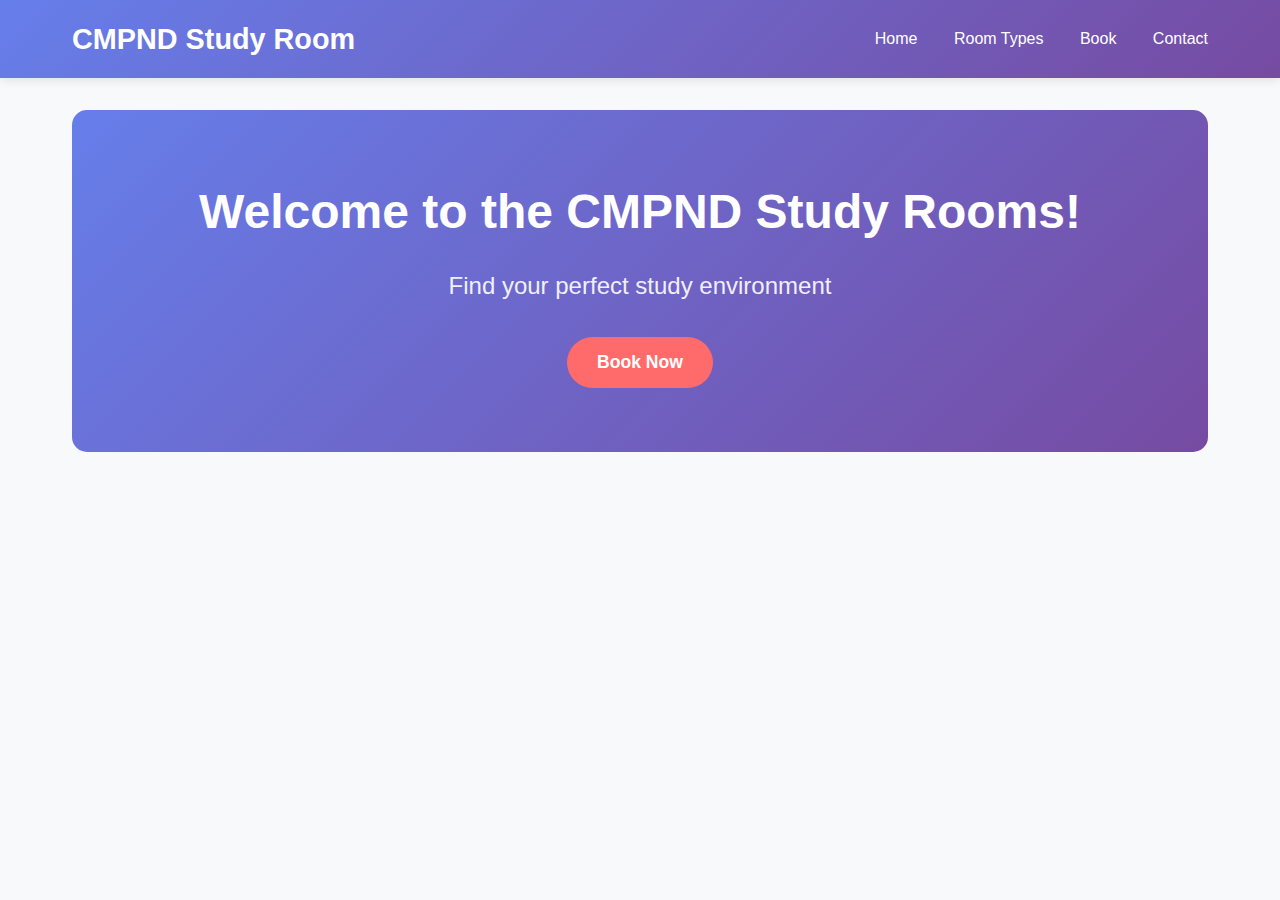
<file: index.html>
<!DOCTYPE html>
<html lang="en">
<head>
    <meta charset="UTF-8">
    <meta name="viewport" content="width=device-width, initial-scale=1.0">
    <title>CMPND Study Room</title>
    <link rel="stylesheet" href="index.css">
</head>
<body>
    <header>
        <div class="header-container">
            <h1 class="logo">CMPND Study Room</h1>
            <nav>
                <a href="index.html">Home</a>
                <a href="rooms.html">Room Types</a>
                <a href="book.html">Book</a>
                <a href="contact.html">Contact</a>
            </nav>
        </div>
    </header>

    <main>
        <section class="hero">
            <div class="hero-content">
                <h2>Welcome to the CMPND Study Rooms!</h2>
                <p class="subtitle">Find your perfect study environment</p>
                <button class="book-btn animated-btn" onclick="window.location.href='book.html'">Book Now</button>
            </div>
        </section>
    </main>

    <script src="index.js"></script>
</body>
</html>
</file>
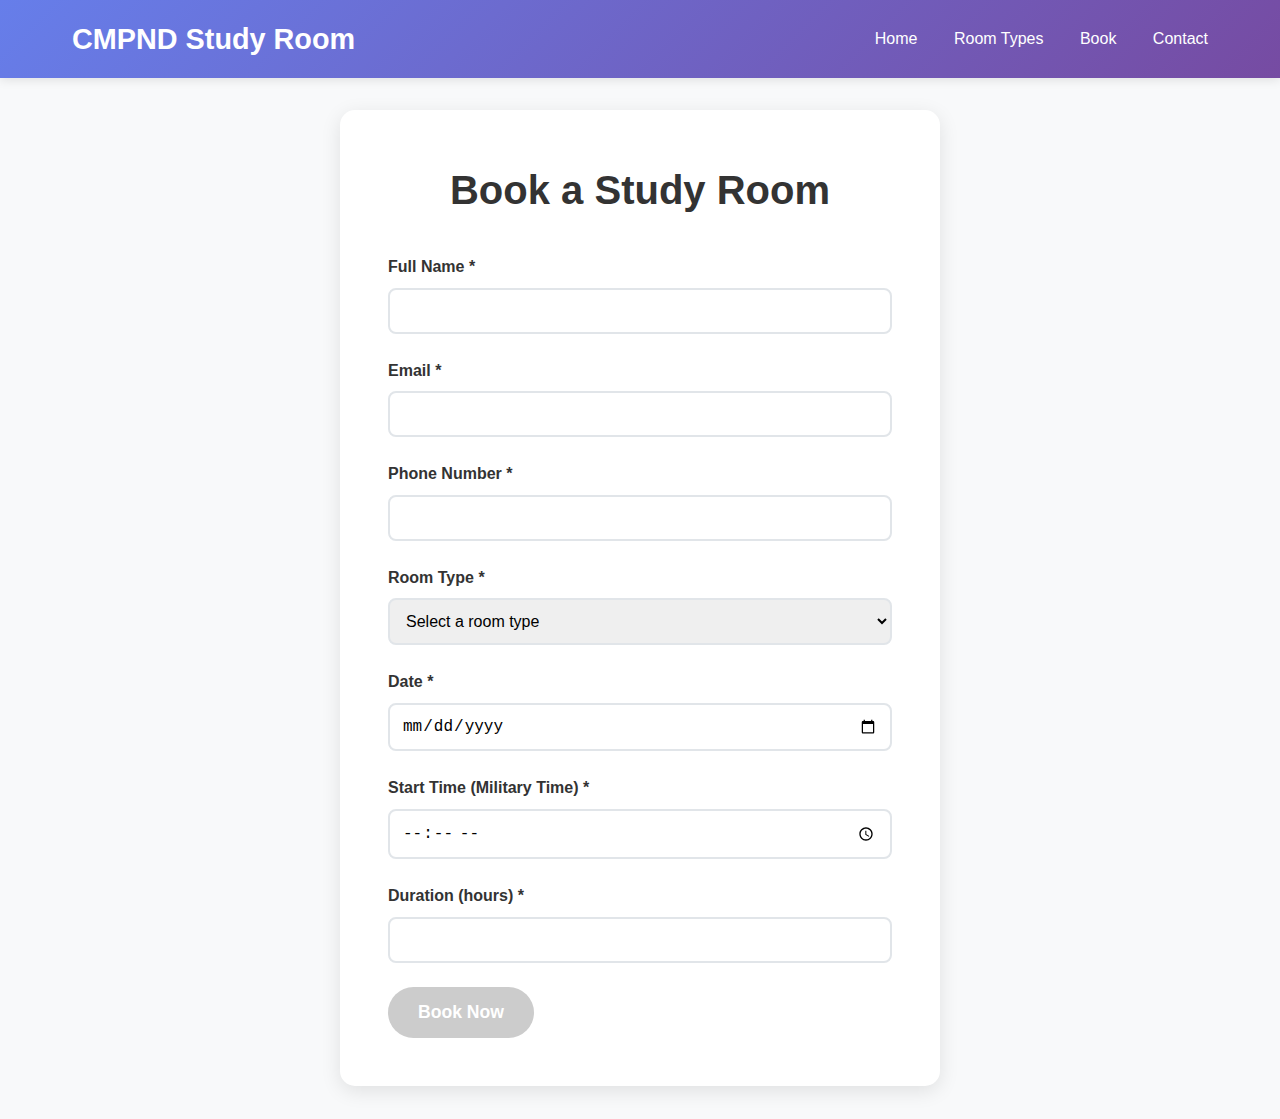
<file: book.html>
<!DOCTYPE html>
<html lang="en">
<head>
    <meta charset="UTF-8">
    <meta name="viewport" content="width=device-width, initial-scale=1.0">
    <title>Book a Study Room - CMPND</title>
    <link rel="stylesheet" href="index.css">
</head>
<body>
    <header>
        <div class="header-container">
            <h1 class="logo">CMPND Study Room</h1>
            <nav>
                <a href="index.html">Home</a>
                <a href="rooms.html">Room Types</a>
                <a href="book.html">Book</a>
                <a href="contact.html">Contact</a>
            </nav>
        </div>
    </header>

    <main>
        <section class="booking-form">
            <h2>Book a Study Room</h2>
            <form id="bookingForm">
                <div class="form-group">
                    <label for="fullName">Full Name *</label>
                    <input type="text" id="fullName" name="name" required>
                </div>
                
                <div class="form-group">
                    <label for="email">Email *</label>
                    <input type="email" id="email" name="email" required>
                </div>
                
                <div class="form-group">
                    <label for="phone">Phone Number *</label>
                    <input type="tel" id="phone" name="phone" required>
                </div>
                
                <div class="form-group">
                    <label for="roomType">Room Type *</label>
                    <select id="roomType" name="room" required>
                        <option value="">Select a room type</option>
                        <option value="common">Common Area - $3/hr</option>
                        <option value="quiet">Quiet Room - $6/hr</option>
                        <option value="conference">Conference Room - $10/hr</option>
                    </select>
                </div>
                
                <div class="form-group">
                    <label for="date">Date *</label>
                    <input type="date" id="date" name="date" required>
                </div>
                
                <div class="form-group">
                    <label for="startTime">Start Time (Military Time) *</label>
                    <input type="time" id="startTime" name="time" required>
                </div>
                
                <div class="form-group">
                    <label for="duration">Duration (hours) *</label>
                    <input type="number" id="duration" name="duration" min="1" max="8" required>
                </div>
                
                <button type="submit" class="book-btn" id="submitBtn">Book Now</button>
            </form>
        </section>
    </main>

    <script src="index.js"></script>
</body>
</html>
</file>
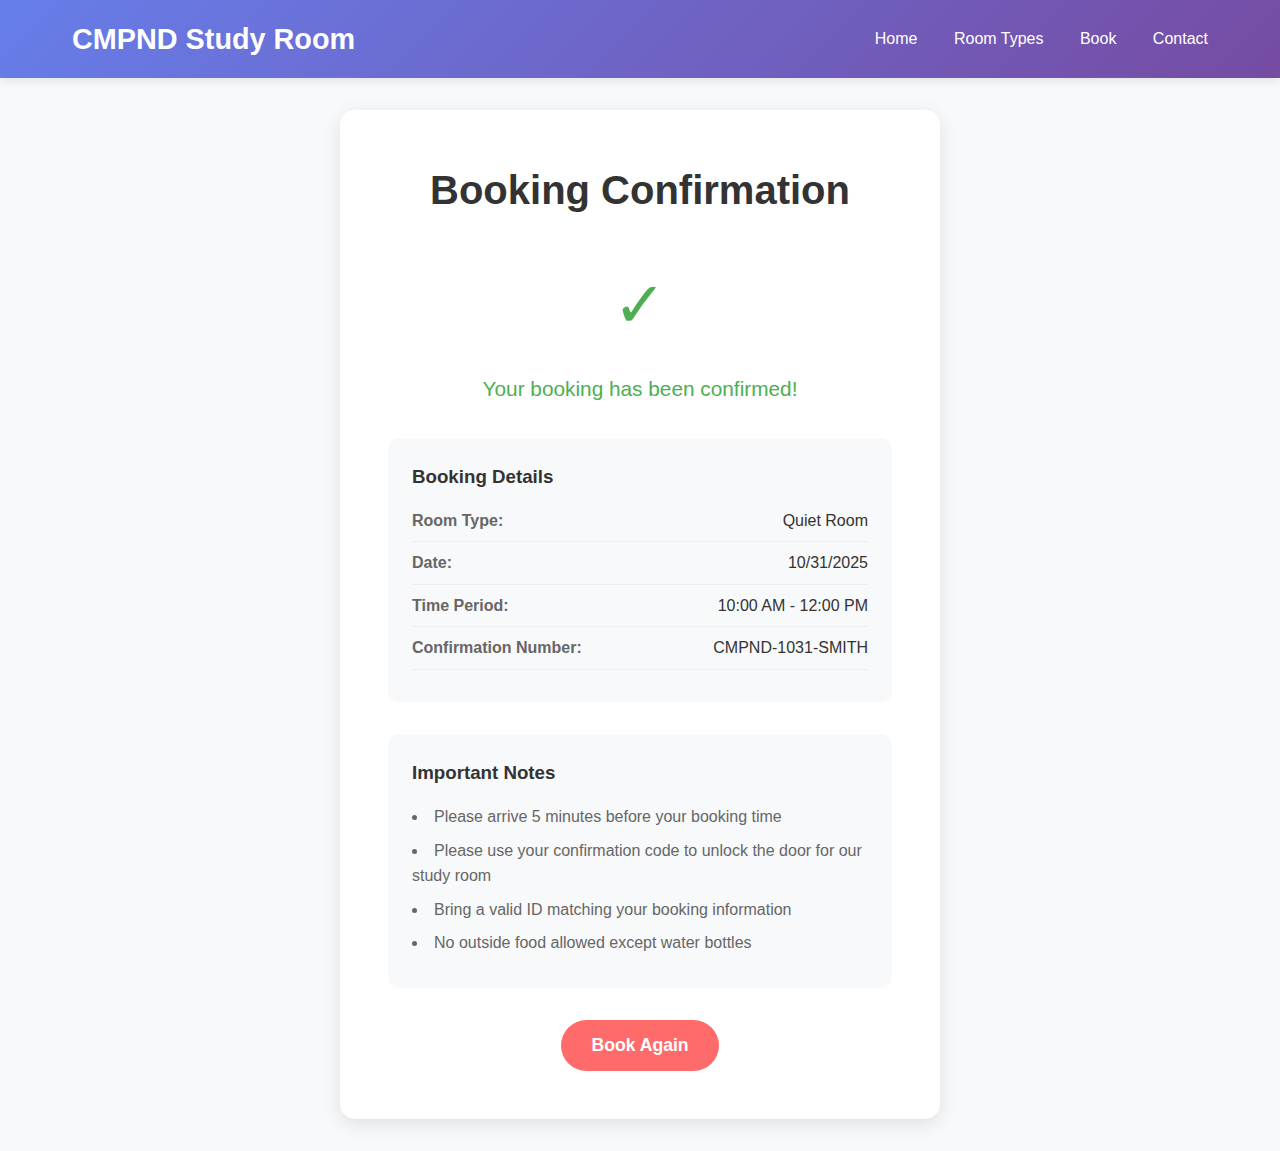
<file: confirm.html>
<!DOCTYPE html>
<html lang="en">
<head>
    <meta charset="UTF-8">
    <meta name="viewport" content="width=device-width, initial-scale=1.0">
    <title>Booking Confirmation - CMPND</title>
    <link rel="stylesheet" href="index.css">
</head>
<body>
    <header>
        <div class="header-container">
            <h1 class="logo">CMPND Study Room</h1>
            <nav>
                <a href="index.html">Home</a>
                <a href="rooms.html">Room Types</a>
                <a href="book.html">Book</a>
                <a href="contact.html">Contact</a>
            </nav>
        </div>
    </header>

    <main>
        <section class="confirmation-section">
            <div class="confirmation-content">
                <h2>Booking Confirmation</h2>
                <div class="confirmation-icon">✓</div>
                <p class="confirmation-message">Your booking has been confirmed!</p>
                
                <div class="booking-details">
                    <h3>Booking Details</h3>
                    <div class="detail-item">
                        <span class="detail-label">Room Type:</span>
                        <span id="confirmedRoom" class="detail-value">Quiet Room</span>
                    </div>
                    <div class="detail-item">
                        <span class="detail-label">Date:</span>
                        <span id="confirmedDate" class="detail-value">10/31/2025</span>
                    </div>
                    <div class="detail-item">
                        <span class="detail-label">Time Period:</span>
                        <span id="confirmedTime" class="detail-value">10:00 AM - 12:00 PM</span>
                    </div>
                    <div class="detail-item">
                        <span class="detail-label">Confirmation Number:</span>
                        <span id="confirmedNumber" class="detail-value">CMPND-1031-SMITH</span>
                    </div>
                </div>

                <div class="important-notes">
                    <h3>Important Notes</h3>
                    <ul>
                        <li>Please arrive 5 minutes before your booking time</li>
                        <li>Please use your confirmation code to unlock the door for our study room</li>
                        <li>Bring a valid ID matching your booking information</li>
                        <li>No outside food allowed except water bottles</li>
                    </ul>
                </div>

                <button class="book-btn animated-btn" onclick="window.location.href='book.html'">Book Again</button>
            </div>
        </section>
    </main>

    <script src="index.js"></script>
</body>
</html>
</file>
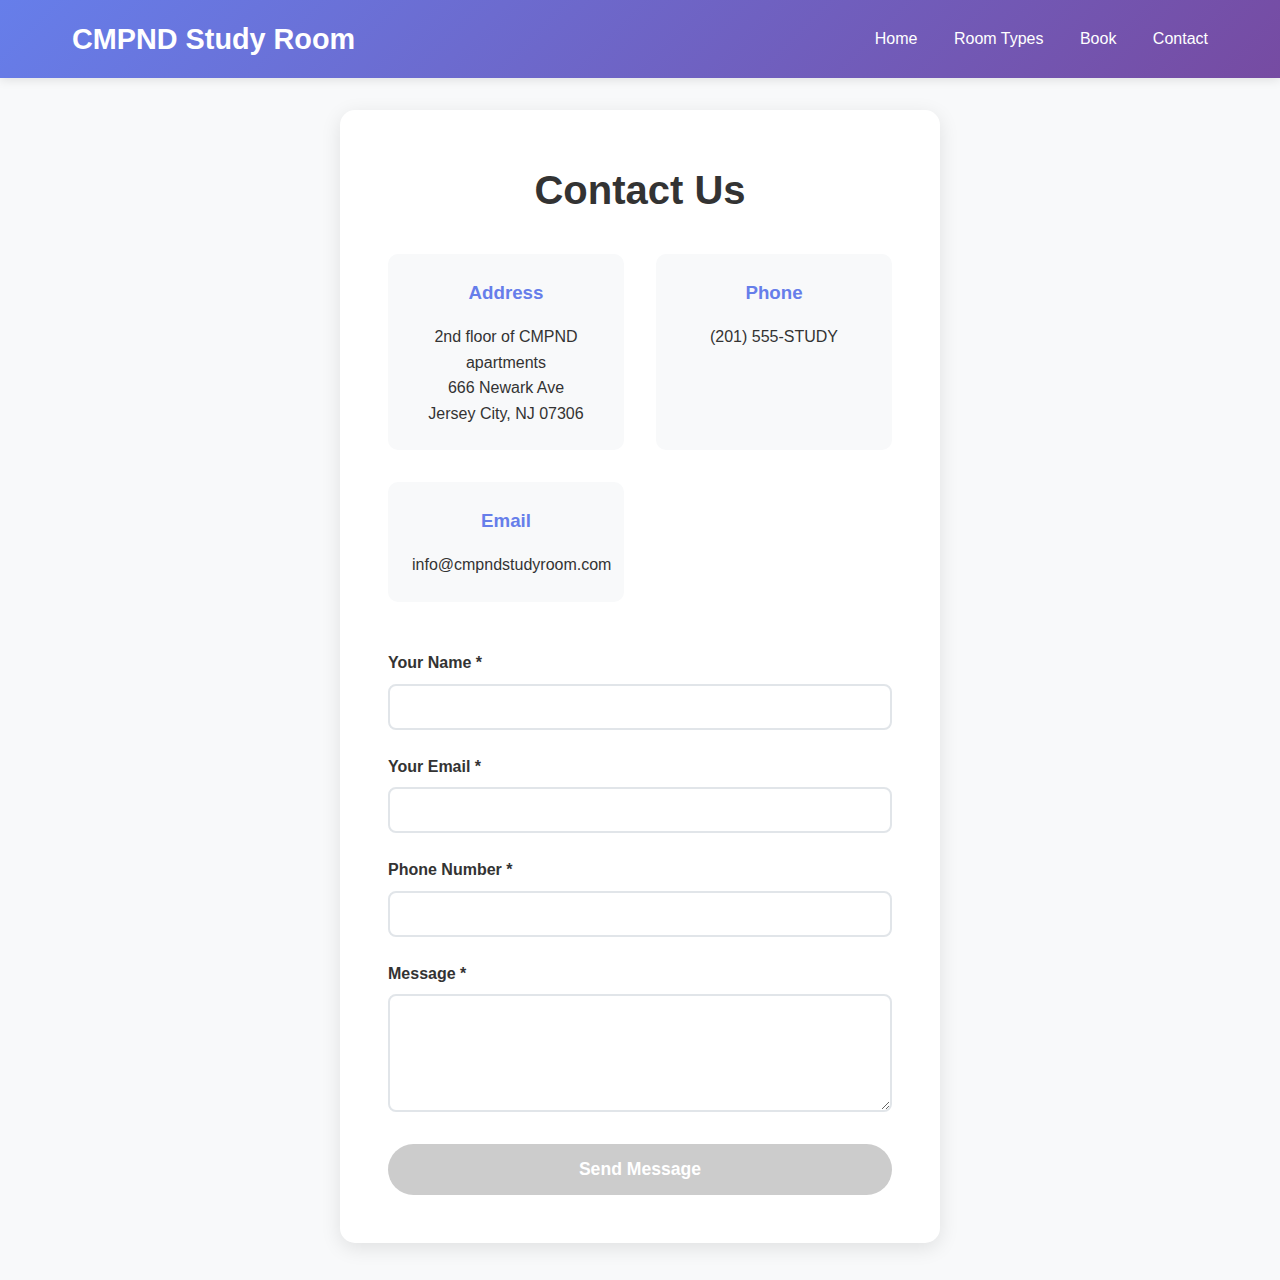
<file: contact.html>
<!DOCTYPE html>
<html lang="en">
<head>
    <meta charset="UTF-8">
    <meta name="viewport" content="width=device-width, initial-scale=1.0">
    <title>Contact Us - CMPND</title>
    <link rel="stylesheet" href="index.css">
</head>
<body>
    <header>
        <div class="header-container">
            <h1 class="logo">CMPND Study Room</h1>
            <nav>
                <a href="index.html">Home</a>
                <a href="rooms.html">Room Types</a>
                <a href="book.html">Book</a>
                <a href="contact.html">Contact</a>
            </nav>
        </div>
    </header>

    <main>
        <section class="contact-section">
            <h2>Contact Us</h2>
            
            <div class="contact-info">
                <div class="info-item">
                    <h3>Address</h3>
                    <p>2nd floor of CMPND apartments<br>666 Newark Ave<br>Jersey City, NJ 07306</p>
                </div>
                <div class="info-item">
                    <h3>Phone</h3>
                    <p>(201) 555-STUDY</p>
                </div>
                <div class="info-item">
                    <h3>Email</h3>
                    <p>info@cmpndstudyroom.com</p>
                </div>
            </div>

            <form id="contactForm" class="contact-form">
                <div class="form-group">
                    <label for="contactName">Your Name *</label>
                    <input type="text" id="contactName" name="name" required>
                </div>
                
                <div class="form-group">
                    <label for="contactEmail">Your Email *</label>
                    <input type="email" id="contactEmail" name="email" required>
                </div>
                
                <div class="form-group">
                    <label for="contactPhone">Phone Number *</label>
                    <input type="tel" id="contactPhone" name="phone" required>
                </div>
                
                <div class="form-group">
                    <label for="message">Message *</label>
                    <textarea id="message" name="message" rows="5" required></textarea>
                </div>
                
                <button type="submit" class="send-btn" id="sendBtn">Send Message</button>
            </form>
        </section>
    </main>

    <script src="index.js"></script>
</body>
</html>
</file>
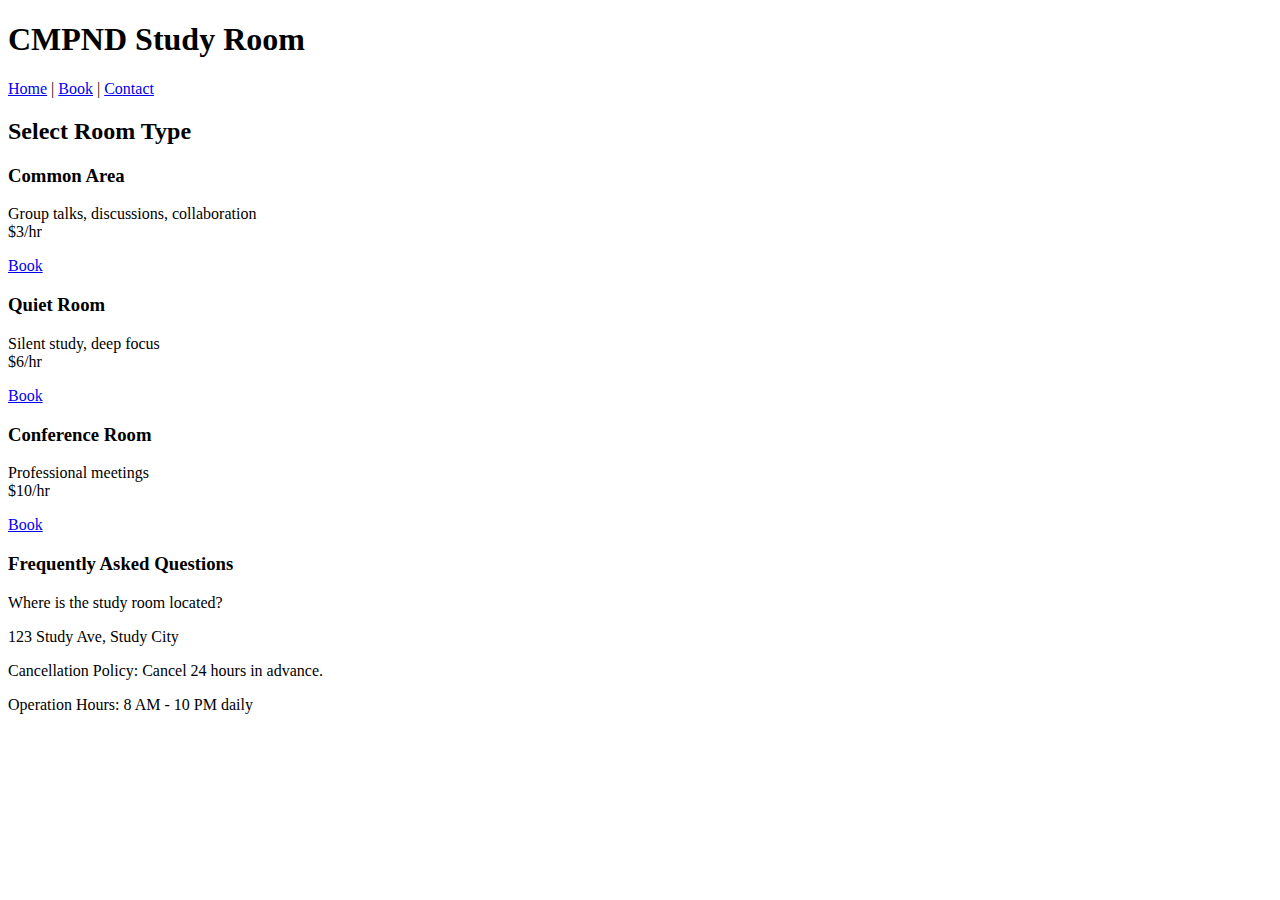
<file: room.html>
<!DOCTYPE html>
<html lang="en">
<head>
    <meta charset="UTF-8">
    <title>Select Room - CMPND Study Room</title>
</head>
<body>
    <header>
        <h1>CMPND Study Room</h1>
        <nav>
            <a href="index.html">Home</a> |
            <a href="rooms.html">Book</a> |
            <a href="contact.html">Contact</a>
        </nav>
    </header>

    <main>
        <h2>Select Room Type</h2>
        <section>
            <h3>Common Area</h3>
            <p>Group talks, discussions, collaboration<br>$3/hr</p>
            <a href="book.html">Book</a>
        </section>
        <section>
            <h3>Quiet Room</h3>
            <p>Silent study, deep focus<br>$6/hr</p>
            <a href="book.html">Book</a>
        </section>
        <section>
            <h3>Conference Room</h3>
            <p>Professional meetings<br>$10/hr</p>
            <a href="book.html">Book</a>
        </section>

        <h3>Frequently Asked Questions</h3>
        <p>Where is the study room located?</p>
        <p>123 Study Ave, Study City</p>

        <p>Cancellation Policy: Cancel 24 hours in advance.</p>

        <p>Operation Hours: 8 AM - 10 PM daily</p>
    </main>
</body>
</html>
</file>
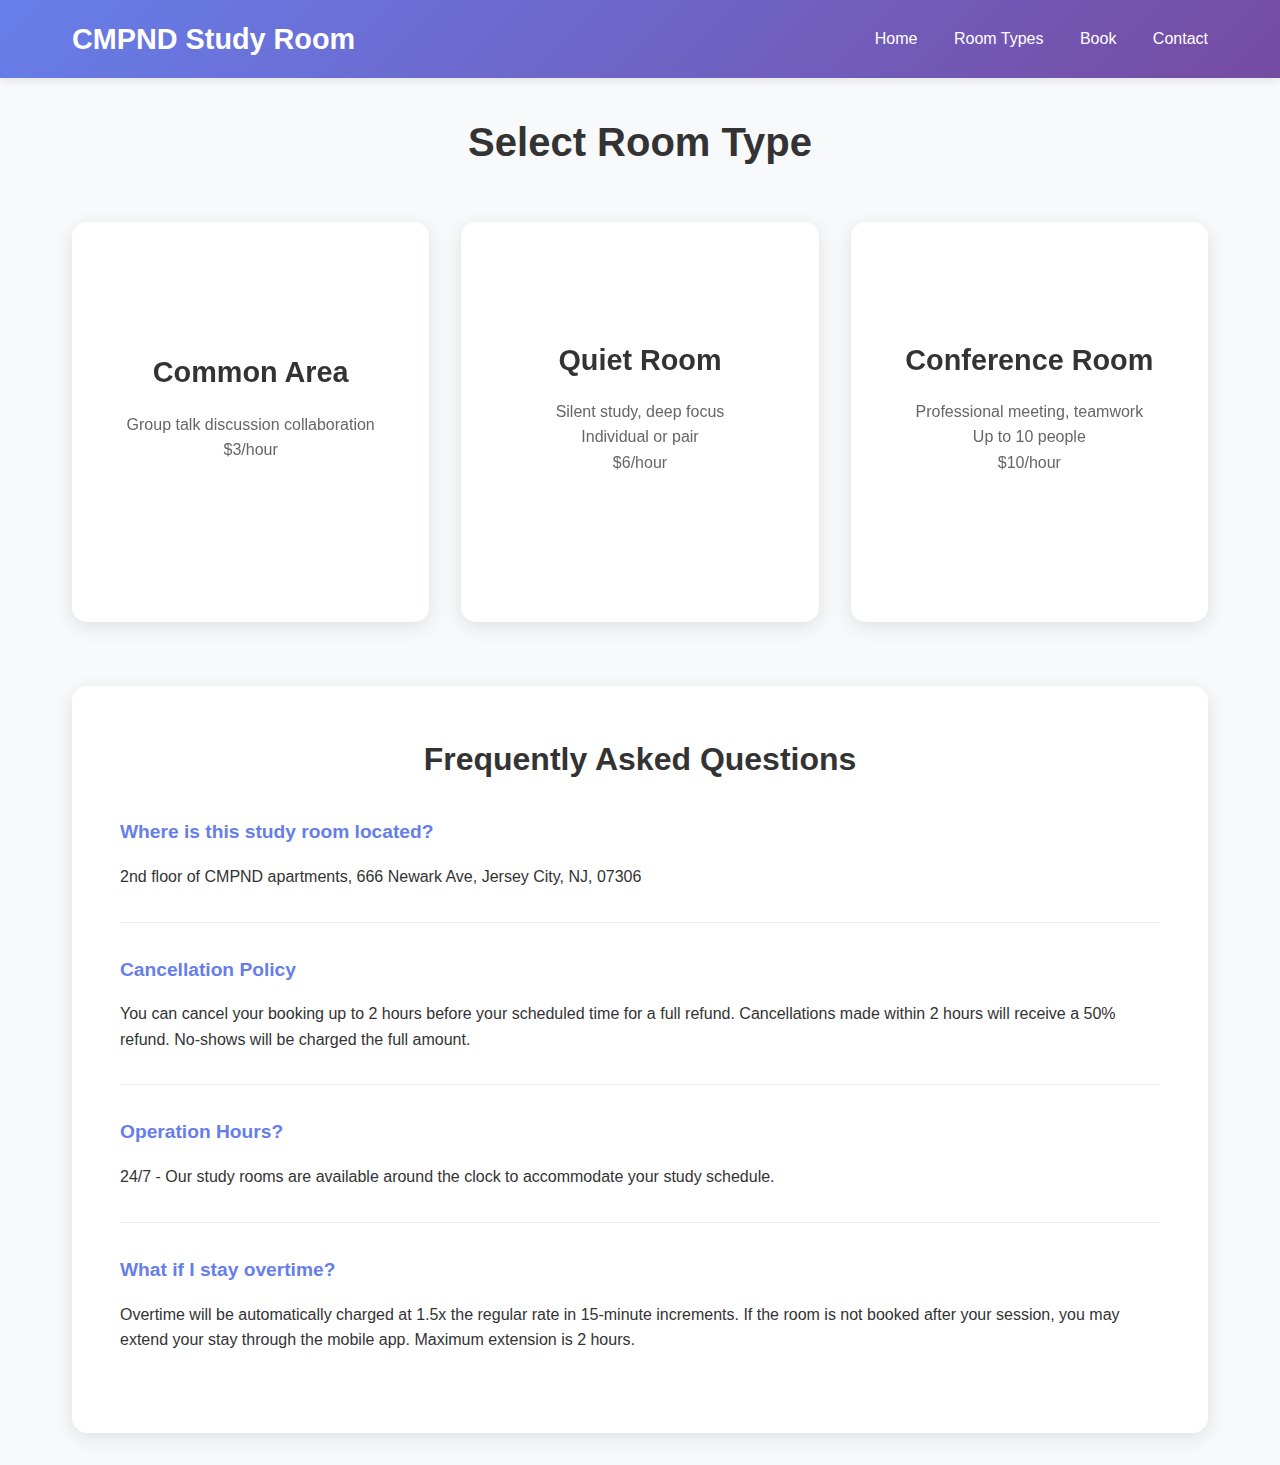
<file: rooms.html>
<!DOCTYPE html>
<html lang="en">
<head>
    <meta charset="UTF-8">
    <meta name="viewport" content="width=device-width, initial-scale=1.0">
    <title>Room Types - CMPND Study Room</title>
    <link rel="stylesheet" href="index.css">
</head>
<body>
    <header>
        <div class="header-container">
            <h1 class="logo">CMPND Study Room</h1>
            <nav>
                <a href="index.html">Home</a>
                <a href="rooms.html">Room Types</a>
                <a href="book.html">Book</a>
                <a href="contact.html">Contact</a>
            </nav>
        </div>
    </header>

    <main>
        <section class="room-types">
            <h2>Select Room Type</h2>
            <div class="rooms-container">
                <div class="room-card" data-room="common">
                    <div class="room-front">
                        <h3>Common Area</h3>
                        <p>Group talk discussion collaboration<br>$3/hour</p>
                    </div>
                    <div class="room-back">
                        <div class="room-image common-area"></div>
                        <button class="book-btn room-book-btn" onclick="window.location.href='book.html'">Book</button>
                    </div>
                </div>
                
                <div class="room-card" data-room="quiet">
                    <div class="room-front">
                        <h3>Quiet Room</h3>
                        <p>Silent study, deep focus<br>Individual or pair<br>$6/hour</p>
                    </div>
                    <div class="room-back">
                        <div class="room-image quiet-room"></div>
                        <button class="book-btn room-book-btn" onclick="window.location.href='book.html'">Book</button>
                    </div>
                </div>
                
                <div class="room-card" data-room="conference">
                    <div class="room-front">
                        <h3>Conference Room</h3>
                        <p>Professional meeting, teamwork<br>Up to 10 people<br>$10/hour</p>
                    </div>
                    <div class="room-back">
                        <div class="room-image conference-room"></div>
                        <button class="book-btn room-book-btn" onclick="window.location.href='book.html'">Book</button>
                    </div>
                </div>
            </div>
        </section>

        <section class="faq-section">
            <h3>Frequently Asked Questions</h3>
            <div class="faq-container">
                <div class="faq-item">
                    <h4>Where is this study room located?</h4>
                    <p>2nd floor of CMPND apartments, 666 Newark Ave, Jersey City, NJ, 07306</p>
                </div>
                <div class="faq-item">
                    <h4>Cancellation Policy</h4>
                    <p>You can cancel your booking up to 2 hours before your scheduled time for a full refund. Cancellations made within 2 hours will receive a 50% refund. No-shows will be charged the full amount.</p>
                </div>
                <div class="faq-item">
                    <h4>Operation Hours?</h4>
                    <p>24/7 - Our study rooms are available around the clock to accommodate your study schedule.</p>
                </div>
                <div class="faq-item">
                    <h4>What if I stay overtime?</h4>
                    <p>Overtime will be automatically charged at 1.5x the regular rate in 15-minute increments. If the room is not booked after your session, you may extend your stay through the mobile app. Maximum extension is 2 hours.</p>
                </div>
            </div>
        </section>
    </main>

    <script src="index.js"></script>
</body>
</html>
</file>
<file: index.css>
/* Reset and Base Styles */
* {
    margin: 0;
    padding: 0;
    box-sizing: border-box;
}

body {
    font-family: 'Arial', sans-serif;
    line-height: 1.6;
    color: #333;
    background-color: #f8f9fa;
}

/* Header Styles */
header {
    background: linear-gradient(135deg, #667eea 0%, #764ba2 100%);
    color: white;
    padding: 1rem 0;
    box-shadow: 0 2px 10px rgba(0,0,0,0.1);
}

.header-container {
    max-width: 1200px;
    margin: 0 auto;
    display: flex;
    justify-content: space-between;
    align-items: center;
    padding: 0 2rem;
}

.logo {
    font-size: 1.8rem;
    font-weight: bold;
}

nav a {
    color: white;
    text-decoration: none;
    margin-left: 2rem;
    font-weight: 500;
    transition: color 0.3s ease;
}

nav a:hover {
    color: #ffeb3b;
}

/* Main Content Styles */
main {
    max-width: 1200px;
    margin: 0 auto;
    padding: 2rem;
    min-height: calc(100vh - 120px);
}

/* Hero Section */
.hero {
    background: linear-gradient(135deg, #667eea 0%, #764ba2 100%);
    color: white;
    padding: 4rem 2rem;
    text-align: center;
    border-radius: 15px;
    margin-bottom: 2rem;
}

.hero h2 {
    font-size: 3rem;
    margin-bottom: 1rem;
}

.subtitle {
    font-size: 1.5rem;
    margin-bottom: 2rem;
    opacity: 0.9;
}

/* Book Button Styles */
.book-btn {
    background: #ff6b6b;
    color: white;
    border: none;
    padding: 15px 30px;
    font-size: 1.1rem;
    border-radius: 50px;
    cursor: pointer;
    transition: all 0.3s ease;
    font-weight: bold;
    text-decoration: none;
    display: inline-block;
}

.book-btn:hover {
    background: #ff5252;
    transform: translateY(-2px);
    box-shadow: 0 5px 15px rgba(255, 107, 107, 0.4);
}

.book-btn.enabled {
    background: #667eea;
}

.book-btn.enabled:hover {
    background: #5a6fd8;
}

.book-btn:disabled {
    background: #ccc;
    cursor: not-allowed;
    transform: none;
    box-shadow: none;
}

.animated-btn {
    animation: pulse 2s infinite;
}

@keyframes pulse {
    0% {
        transform: scale(1);
    }
    50% {
        transform: scale(1.05);
    }
    100% {
        transform: scale(1);
    }
}

/* Room Types Page */
.room-types h2 {
    text-align: center;
    font-size: 2.5rem;
    margin-bottom: 3rem;
    color: #333;
}

.rooms-container {
    display: grid;
    grid-template-columns: repeat(auto-fit, minmax(300px, 1fr));
    gap: 2rem;
    margin-bottom: 4rem;
}

.room-card {
    background: white;
    border-radius: 15px;
    padding: 2rem;
    box-shadow: 0 5px 20px rgba(0,0,0,0.1);
    transition: all 0.3s ease;
    position: relative;
    overflow: hidden;
    height: 400px;
    perspective: 1000px;
}

.room-card:hover {
    transform: translateY(-10px);
    box-shadow: 0 15px 30px rgba(0,0,0,0.2);
}

.room-front, .room-back {
    position: absolute;
    width: 100%;
    height: 100%;
    left: 0;
    top: 0;
    backface-visibility: hidden;
    transition: transform 0.6s ease;
    padding: 2rem;
    display: flex;
    flex-direction: column;
    justify-content: center;
    align-items: center;
}

.room-back {
    transform: rotateY(180deg);
    justify-content: flex-end;
    padding-bottom: 3rem;
}

.room-card:hover .room-front {
    transform: rotateY(180deg);
}

.room-card:hover .room-back {
    transform: rotateY(0deg);
}

.room-card h3 {
    font-size: 1.8rem;
    margin-bottom: 1rem;
    color: #333;
}

.room-card p {
    text-align: center;
    margin-bottom: 2rem;
    color: #666;
}

.room-image {
    width: 100%;
    height: 100%;
    background-size: cover;
    background-position: center;
    border-radius: 10px;
    position: absolute;
    top: 0;
    left: 0;
    z-index: -1;
}

.common-area {
    background: linear-gradient(45deg, #ff9a9e, #fad0c4);
}

.quiet-room {
    background: linear-gradient(45deg, #a1c4fd, #c2e9fb);
}

.conference-room {
    background: linear-gradient(45deg, #ffecd2, #fcb69f);
}

.room-book-btn {
    position: relative;
    z-index: 2;
    margin-top: 1rem;
}

/* FAQ Section */
.faq-section {
    background: white;
    padding: 3rem;
    border-radius: 15px;
    box-shadow: 0 5px 20px rgba(0,0,0,0.1);
}

.faq-section h3 {
    text-align: center;
    font-size: 2rem;
    margin-bottom: 2rem;
    color: #333;
}

.faq-item {
    margin-bottom: 2rem;
    padding-bottom: 2rem;
    border-bottom: 1px solid #eee;
}

.faq-item:last-child {
    border-bottom: none;
    margin-bottom: 0;
}

.faq-item h4 {
    color: #667eea;
    margin-bottom: 1rem;
    font-size: 1.2rem;
}

/* Form Styles */
.booking-form, .contact-section {
    background: white;
    padding: 3rem;
    border-radius: 15px;
    box-shadow: 0 5px 20px rgba(0,0,0,0.1);
    max-width: 600px;
    margin: 0 auto;
}

.booking-form h2, .contact-section h2 {
    text-align: center;
    font-size: 2.5rem;
    margin-bottom: 2rem;
    color: #333;
}

.form-group {
    margin-bottom: 1.5rem;
}

.form-group label {
    display: block;
    margin-bottom: 0.5rem;
    font-weight: bold;
    color: #333;
}

.form-group input,
.form-group select,
.form-group textarea {
    width: 100%;
    padding: 12px;
    border: 2px solid #e1e5e9;
    border-radius: 8px;
    font-size: 1rem;
    transition: border-color 0.3s ease;
}

.form-group input:focus,
.form-group select:focus,
.form-group textarea:focus {
    outline: none;
    border-color: #667eea;
}

.form-group input:valid,
.form-group select:valid,
.form-group textarea:valid {
    border-color: #4caf50;
}

/* Contact Info */
.contact-info {
    display: grid;
    grid-template-columns: repeat(auto-fit, minmax(200px, 1fr));
    gap: 2rem;
    margin-bottom: 3rem;
}

.info-item {
    text-align: center;
    padding: 1.5rem;
    background: #f8f9fa;
    border-radius: 10px;
}

.info-item h3 {
    color: #667eea;
    margin-bottom: 1rem;
}

/* Confirmation Page */
.confirmation-section {
    background: white;
    padding: 3rem;
    border-radius: 15px;
    box-shadow: 0 5px 20px rgba(0,0,0,0.1);
    max-width: 600px;
    margin: 0 auto;
    text-align: center;
}

.confirmation-content h2 {
    font-size: 2.5rem;
    margin-bottom: 2rem;
    color: #333;
}

.confirmation-icon {
    font-size: 4rem;
    color: #4caf50;
    margin-bottom: 1rem;
}

.confirmation-message {
    font-size: 1.3rem;
    color: #4caf50;
    margin-bottom: 2rem;
}

.booking-details, .important-notes {
    text-align: left;
    margin-bottom: 2rem;
    padding: 1.5rem;
    background: #f8f9fa;
    border-radius: 10px;
}

.booking-details h3, .important-notes h3 {
    color: #333;
    margin-bottom: 1rem;
}

.detail-item {
    display: flex;
    justify-content: space-between;
    margin-bottom: 0.5rem;
    padding-bottom: 0.5rem;
    border-bottom: 1px solid #eee;
}

.detail-label {
    font-weight: bold;
    color: #666;
}

.detail-value {
    color: #333;
}

.important-notes ul {
    list-style-position: inside;
    color: #666;
}

.important-notes li {
    margin-bottom: 0.5rem;
}

.send-btn {
    background: #667eea;
    color: white;
    border: none;
    padding: 15px 30px;
    font-size: 1.1rem;
    border-radius: 50px;
    cursor: pointer;
    transition: all 0.3s ease;
    font-weight: bold;
    width: 100%;
}

.send-btn:hover {
    background: #5a6fd8;
    transform: translateY(-2px);
}

.send-btn.enabled {
    background: #667eea;
}

.send-btn:disabled {
    background: #ccc;
    cursor: not-allowed;
    transform: none;
}

/* Responsive Design */
@media (max-width: 768px) {
    .header-container {
        flex-direction: column;
        text-align: center;
    }
    
    nav {
        margin-top: 1rem;
    }
    
    nav a {
        margin: 0 0.5rem;
    }
    
    .hero h2 {
        font-size: 2rem;
    }
    
    .subtitle {
        font-size: 1.2rem;
    }
    
    .rooms-container {
        grid-template-columns: 1fr;
    }
    
    .booking-form, .contact-section, .confirmation-section {
        padding: 2rem;
        margin: 1rem;
    }
    
    .room-card {
        height: 350px;
    }
}
</file>
